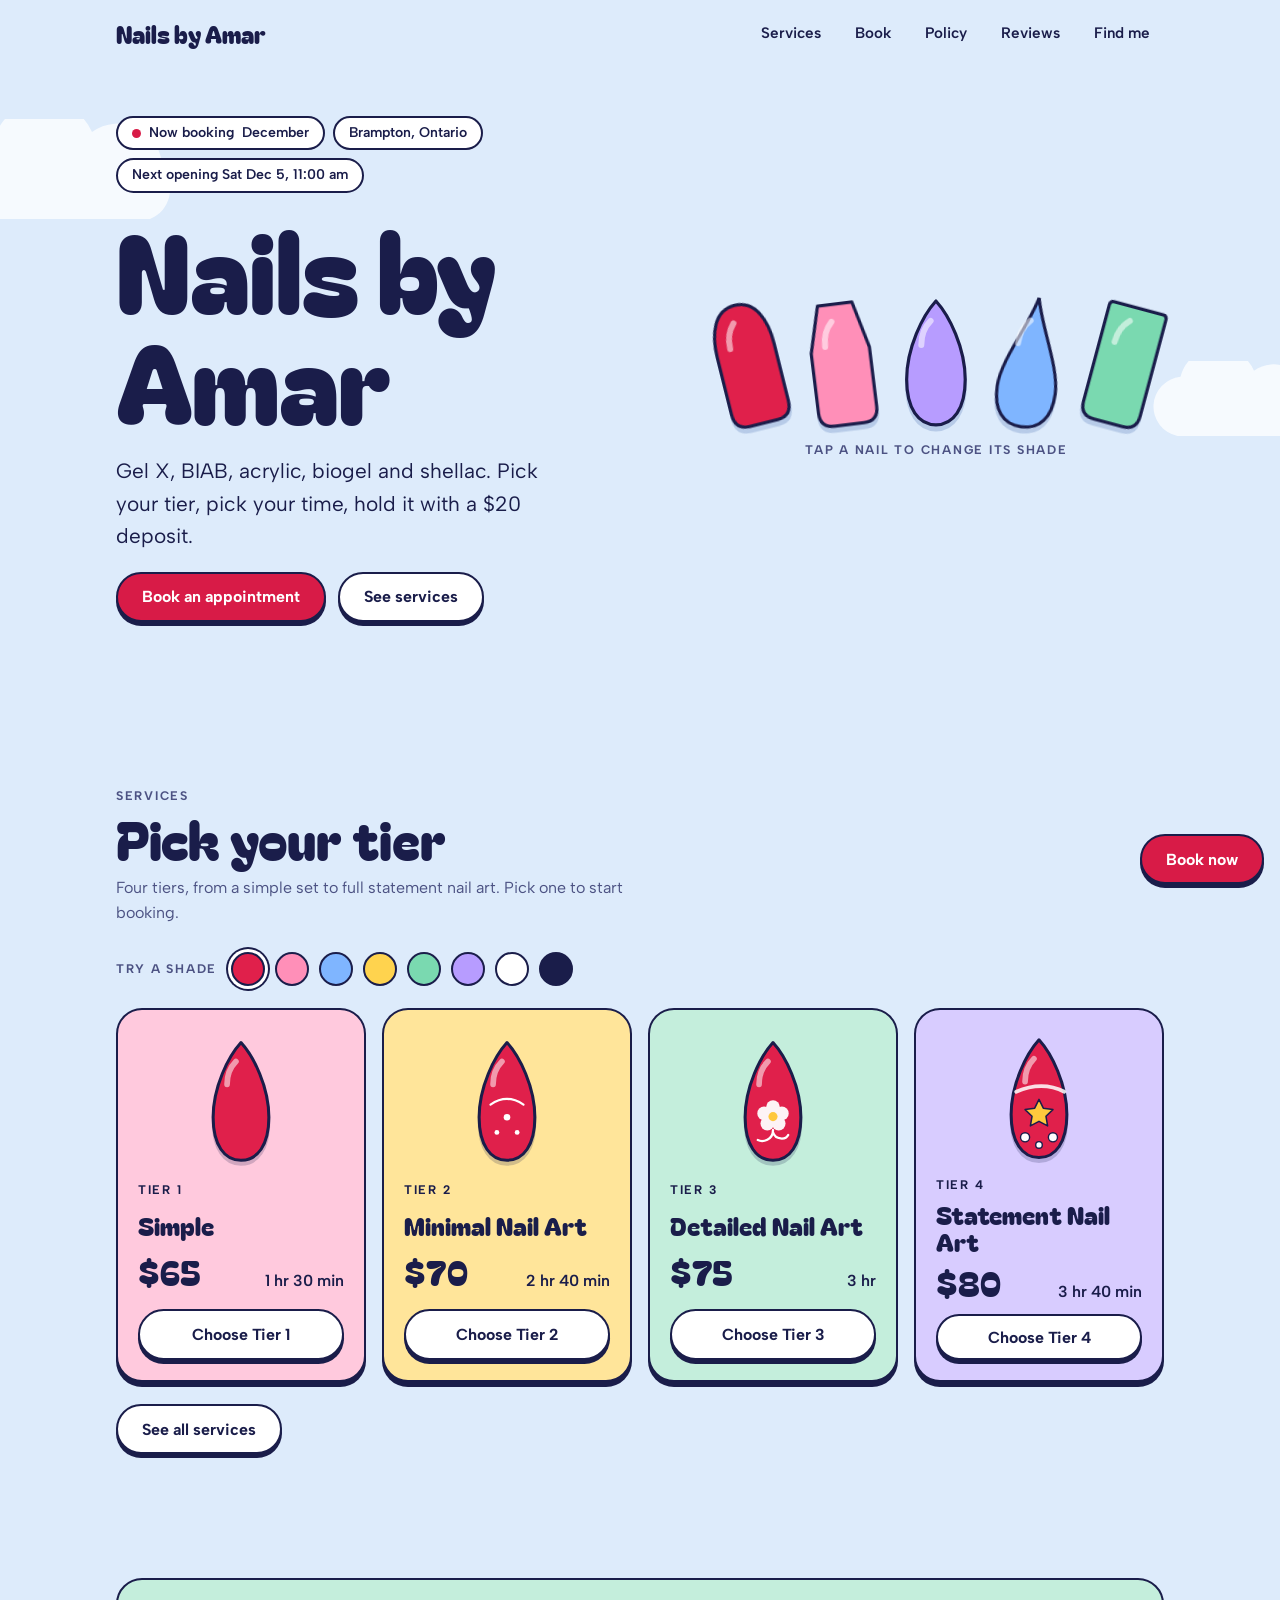
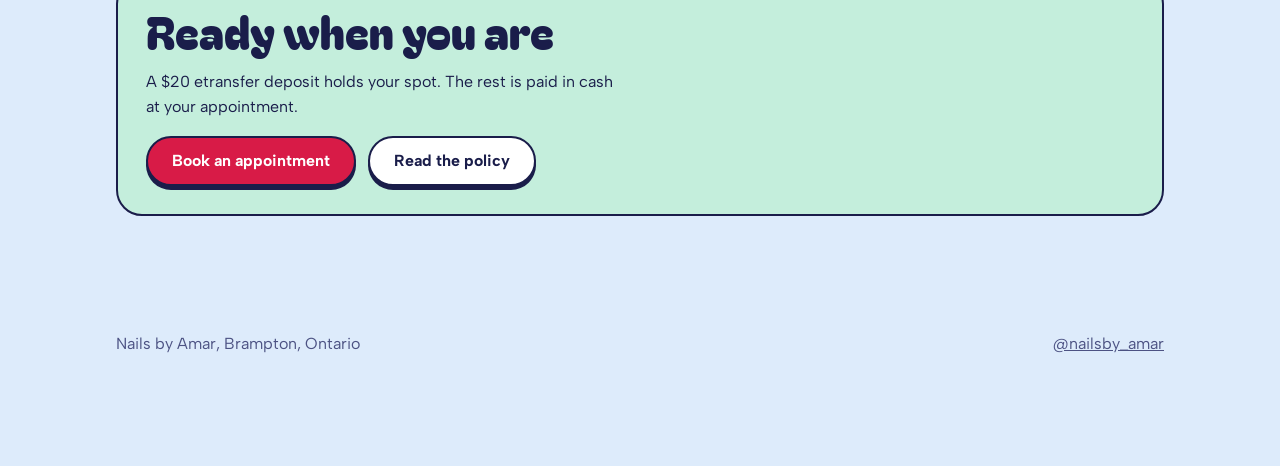
<file: index.html>
<!doctype html>
<html lang="en">
<head>
<meta charset="utf-8">
<meta name="viewport" content="width=device-width, initial-scale=1, viewport-fit=cover">
<title>Nails by Amar</title>
<meta name="description" content="Gel X, BIAB, acrylic, biogel and shellac nails in Brampton, Ontario. Book online with a $20 deposit.">
<link rel="preconnect" href="https://fonts.googleapis.com">
<link rel="preconnect" href="https://fonts.gstatic.com" crossorigin>
<link href="https://fonts.googleapis.com/css2?family=Albert+Sans:wght@400;500;600;700&family=Bagel+Fat+One&display=swap" rel="stylesheet">
<link rel="stylesheet" href="styles.css">
</head>
<body>
<a class="skip" href="#main">Skip to content</a>
<header class="top">
  <div class="wrap">
    <a class="mark" href="index.html">Nails by Amar</a>
    <nav aria-label="Main">
      <a href="services.html">Services</a>
      <a href="book.html">Book</a>
      <a href="policy.html">Policy</a>
      <a href="reviews.html">Reviews</a>
      <a href="find.html">Find me</a>
    </nav>
  </div>
</header>

<main id="main">
<section class="hero" aria-labelledby="h1">
  <svg class="cloud a" viewBox="0 0 240 110" aria-hidden="true"><path d="M50 100a40 40 0 0 1 4-79 52 52 0 0 1 98-8 44 44 0 0 1 70 36 32 32 0 0 1-12 51z"/></svg>
  <svg class="cloud b" viewBox="0 0 240 110" aria-hidden="true"><path d="M50 100a40 40 0 0 1 4-79 52 52 0 0 1 98-8 44 44 0 0 1 70 36 32 32 0 0 1-12 51z"/></svg>
  <div class="wrap">
    <div class="hero-copy">
      <div class="pills">
        <span class="pill"><i></i>Now booking <span id="month">this month</span></span>
        <span class="pill">Brampton, Ontario</span>
        <span class="pill" id="nextPill" hidden></span>
      </div>
      <h1 id="h1">Nails by Amar</h1>
      <p class="lede">Gel X, BIAB, acrylic, biogel and shellac. Pick your tier, pick your time, hold it with a $20 deposit.</p>
      <div class="cta">
        <a class="btn" href="book.html">Book an appointment</a>
        <a class="btn ghost" href="services.html">See services</a>
      </div>
    </div>
    <div>
      <div class="nails" id="heroNails" aria-label="Five decorative nails"></div>
      <p class="hint eyebrow">Tap a nail to change its shade</p>
    </div>
  </div>
</section>

<section aria-labelledby="h-tiers">
  <div class="wrap">
    <div class="section-head">
      <p class="eyebrow">Services</p>
      <h2 id="h-tiers">Pick your tier</h2>
      <p class="muted" style="max-width:56ch">Four tiers, from a simple set to full statement nail art. Pick one to start booking.</p>
    </div>
    <div class="shades" id="shades" role="group" aria-label="Try a shade on the nails"><span class="eyebrow" style="margin-right:4px">Try a shade</span></div>
    <div class="tiers" id="tiers"></div>
    <p class="more"><a class="btn ghost" href="services.html">See all services</a></p>
  </div>
</section>

<section class="tight" aria-labelledby="h-ready">
  <div class="wrap">
    <div class="card cta-band">
      <h2 id="h-ready">Ready when you are</h2>
      <p style="max-width:48ch">A $20 etransfer deposit holds your spot. The rest is paid in cash at your appointment.</p>
      <div class="cta">
        <a class="btn" href="book.html">Book an appointment</a>
        <a class="btn ghost" href="policy.html">Read the policy</a>
      </div>
    </div>
  </div>
</section>
</main>

<footer>
  <div class="wrap">
    <span>Nails by Amar, Brampton, Ontario</span>
    <a href="https://www.instagram.com/nailsby_amar/" target="_blank" rel="noopener">@nailsby_amar</a>
  </div>
</footer>

<a class="btn float" href="book.html">Book now</a>

<noscript>
  <div class="wrap" style="padding-block:24px">
    <p>Some parts of this site need JavaScript. You can book at <a href="https://nailsbyamar.setmore.com/">nailsbyamar.setmore.com</a> or message @nailsby_amar on Instagram.</p>
  </div>
</noscript>
<script src="site.js"></script>
</body>
</html>
</file>
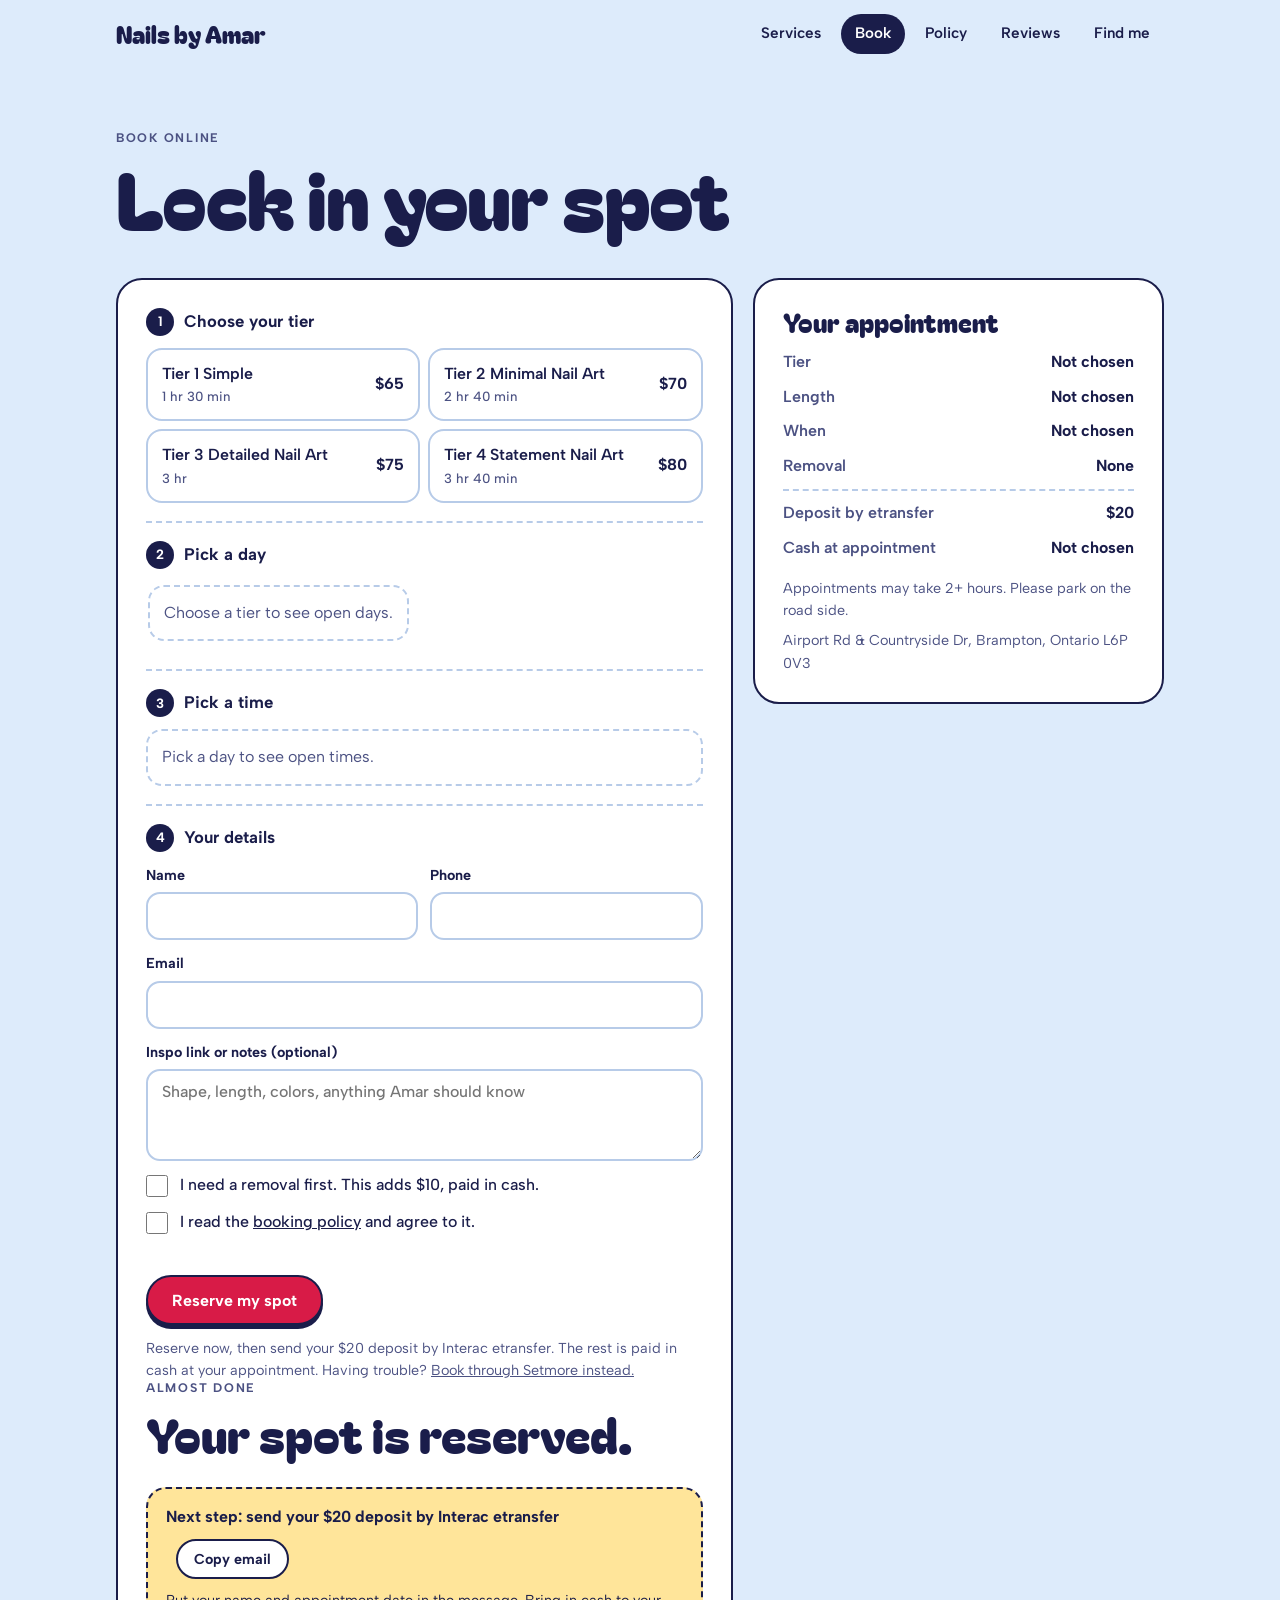
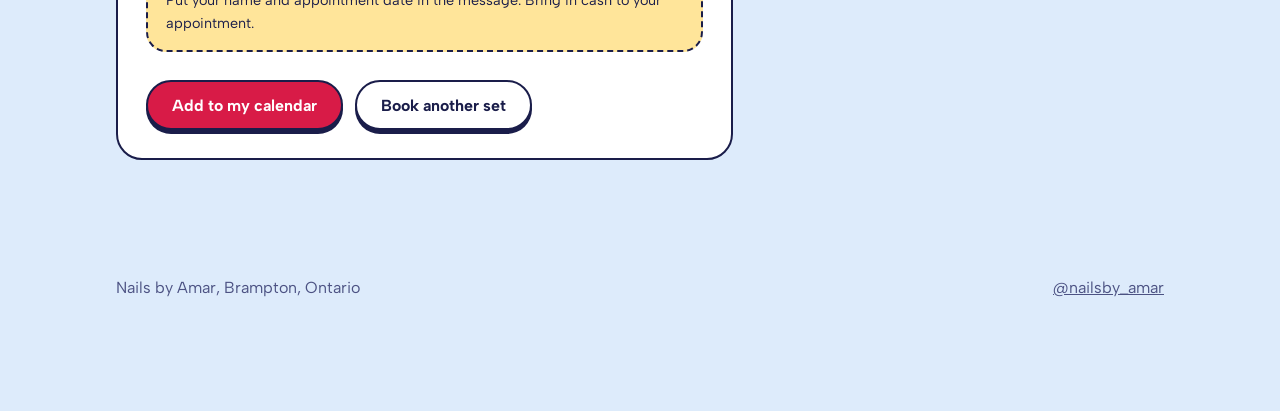
<file: book.html>
<!doctype html>
<html lang="en">
<head>
<meta charset="utf-8">
<meta name="viewport" content="width=device-width, initial-scale=1, viewport-fit=cover">
<title>Book, Nails by Amar</title>
<meta name="description" content="Pick a tier, a day and a time. A $20 deposit holds your spot.">
<link rel="preconnect" href="https://fonts.googleapis.com">
<link rel="preconnect" href="https://fonts.gstatic.com" crossorigin>
<link href="https://fonts.googleapis.com/css2?family=Albert+Sans:wght@400;500;600;700&family=Bagel+Fat+One&display=swap" rel="stylesheet">
<link rel="stylesheet" href="styles.css">
</head>
<body>
<a class="skip" href="#main">Skip to content</a>
<header class="top">
  <div class="wrap">
    <a class="mark" href="index.html">Nails by Amar</a>
    <nav aria-label="Main">
      <a href="services.html">Services</a>
      <a href="book.html" aria-current="page">Book</a>
      <a href="policy.html">Policy</a>
      <a href="reviews.html">Reviews</a>
      <a href="find.html">Find me</a>
    </nav>
  </div>
</header>

<main id="main">
<section class="page-head">
  <div class="wrap">
    <p class="eyebrow">Book online</p>
    <h1>Lock in your spot</h1>
  </div>
</section>

<section class="tight" aria-label="Booking">
  <div class="wrap">
    <div class="book-grid">
      <div class="card" id="bookCard">
        <form id="bookForm" novalidate>
          <div class="step">
            <h3><span>1</span>Choose your tier</h3>
            <div class="opts" id="tierOpts" role="radiogroup" aria-label="Tier"></div>
          </div>
          <div class="step">
            <h3><span>2</span>Pick a day</h3>
            <div class="dates" id="dates" aria-live="polite"><div class="empty">Choose a tier to see open days.</div></div>
          </div>
          <div class="step">
            <h3><span>3</span>Pick a time</h3>
            <div id="times" aria-live="polite"><div class="empty">Pick a day to see open times.</div></div>
          </div>
          <div class="step">
            <h3><span>4</span>Your details</h3>
            <div class="form-grid">
              <div class="field"><label for="f-name">Name</label><input id="f-name" name="name" type="text" autocomplete="name" required></div>
              <div class="field"><label for="f-phone">Phone</label><input id="f-phone" name="phone" type="tel" autocomplete="tel" required></div>
              <div class="field full"><label for="f-email">Email</label><input id="f-email" name="email" type="email" autocomplete="email" required></div>
              <div class="field full"><label for="f-notes">Inspo link or notes (optional)</label><textarea id="f-notes" name="notes" maxlength="500" placeholder="Shape, length, colors, anything Amar should know"></textarea></div>
            </div>
            <label class="check" for="f-removal"><input id="f-removal" type="checkbox"><span>I need a removal first. This adds $10, paid in cash.</span></label>
            <label class="check" for="f-agree"><input id="f-agree" type="checkbox" required><span>I read the <a href="policy.html">booking policy</a> and agree to it.</span></label>
          </div>
          <div class="msg" id="msg" role="status" aria-live="polite"></div>
          <button class="btn" id="submitBtn" type="submit">Reserve my spot</button>
          <p class="small muted" style="margin-top:12px" id="payHelp">Reserve now, then send your $20 deposit by Interac etransfer. The rest is paid in cash at your appointment. Having trouble? <a id="setmoreLink" href="https://nailsbyamar.setmore.com/" target="_blank" rel="noopener">Book through Setmore instead.</a></p>
        </form>
        <div class="done" id="done" hidden>
          <p class="eyebrow">Almost done</p>
          <p class="big" id="doneTitle">Your spot is reserved.</p>
          <p id="doneWhen"></p>
          <div class="pay" id="donePay">
            <p><b>Next step: send your $<span id="doneAmt">20</span> deposit by Interac etransfer</b><span id="doneBy"></span></p>
            <div class="copyrow"><span id="doneEmail"></span><button type="button" id="copyPay">Copy email</button></div>
            <p class="small">Put your name and appointment date in the message. Bring <span id="doneCash"></span> in cash to your appointment.</p>
          </div>
          <p class="muted" id="doneNote"></p>
          <div class="cta">
            <a class="btn" id="icsLink" download="nails-by-amar.ics" href="#">Add to my calendar</a>
            <button class="btn ghost" type="button" id="againBtn">Book another set</button>
          </div>
        </div>
      </div>

      <aside class="card summary" aria-label="Appointment summary">
        <h3>Your appointment</h3>
        <dl class="rows">
          <div><dt>Tier</dt><dd id="sTier">Not chosen</dd></div>
          <div><dt>Length</dt><dd id="sLen">Not chosen</dd></div>
          <div><dt>When</dt><dd id="sWhen">Not chosen</dd></div>
          <div><dt>Removal</dt><dd id="sRem">None</dd></div>
          <div class="total"><dt>Deposit by etransfer</dt><dd id="sDep">$20</dd></div>
          <div><dt>Cash at appointment</dt><dd id="sCash">Not chosen</dd></div>
        </dl>
        <p class="small muted" style="margin-top:16px">Appointments may take 2+ hours. Please park on the road side.</p>
        <p class="small muted" style="margin-top:8px">Airport Rd &amp; Countryside Dr, Brampton, Ontario L6P 0V3</p>
      </aside>
    </div>
  </div>
</section>
</main>

<footer>
  <div class="wrap">
    <span>Nails by Amar, Brampton, Ontario</span>
    <a href="https://www.instagram.com/nailsby_amar/" target="_blank" rel="noopener">@nailsby_amar</a>
  </div>
</footer>


<noscript>
  <div class="wrap" style="padding-block:24px">
    <p>Some parts of this site need JavaScript. You can book at <a href="https://nailsbyamar.setmore.com/">nailsbyamar.setmore.com</a> or message @nailsby_amar on Instagram.</p>
  </div>
</noscript>
<script src="site.js"></script>
<script src="book.js"></script>
</body>
</html>
</file>
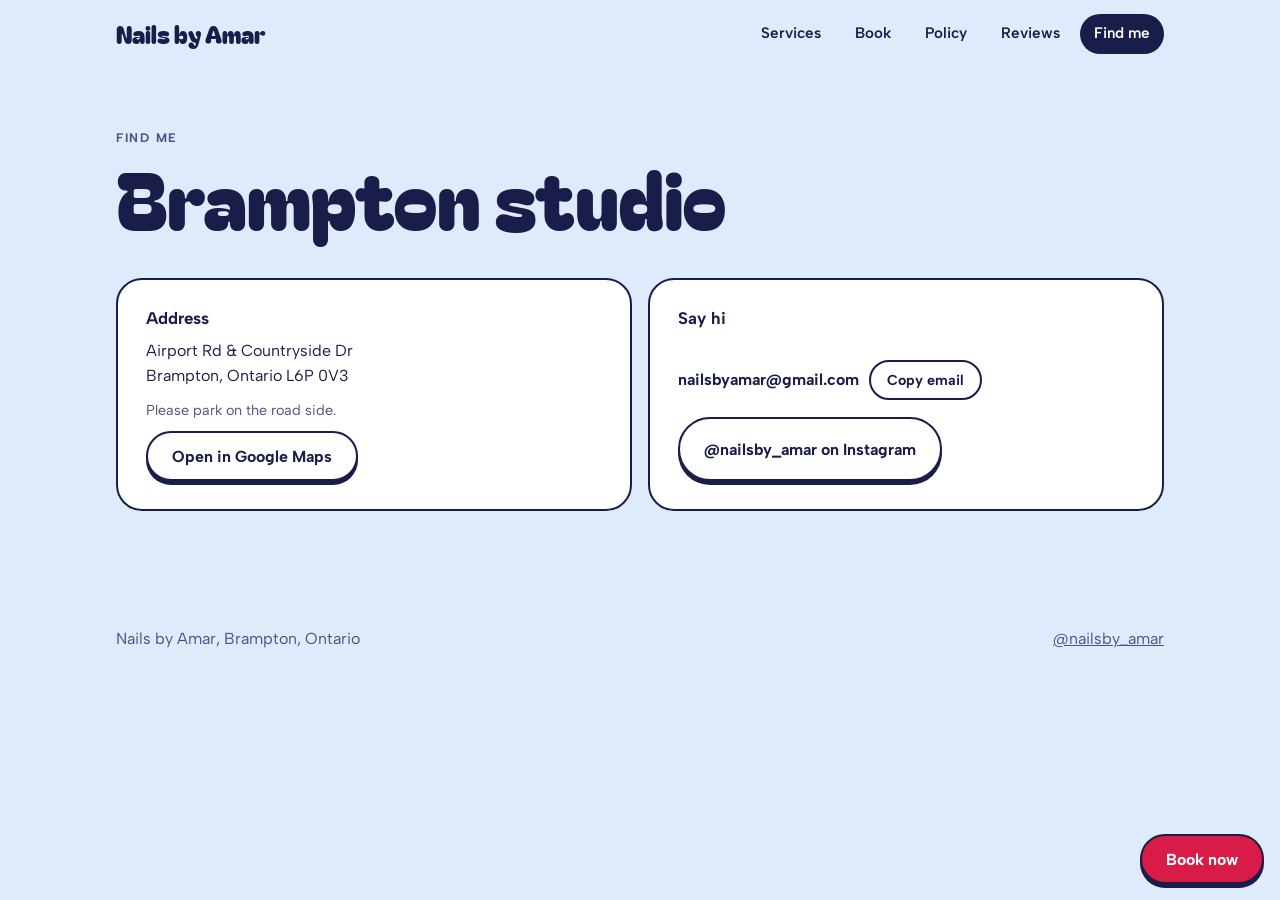
<file: find.html>
<!doctype html>
<html lang="en">
<head>
<meta charset="utf-8">
<meta name="viewport" content="width=device-width, initial-scale=1, viewport-fit=cover">
<title>Find me, Nails by Amar</title>
<meta name="description" content="Address, email and Instagram for Nails by Amar in Brampton, Ontario.">
<link rel="preconnect" href="https://fonts.googleapis.com">
<link rel="preconnect" href="https://fonts.gstatic.com" crossorigin>
<link href="https://fonts.googleapis.com/css2?family=Albert+Sans:wght@400;500;600;700&family=Bagel+Fat+One&display=swap" rel="stylesheet">
<link rel="stylesheet" href="styles.css">
</head>
<body>
<a class="skip" href="#main">Skip to content</a>
<header class="top">
  <div class="wrap">
    <a class="mark" href="index.html">Nails by Amar</a>
    <nav aria-label="Main">
      <a href="services.html">Services</a>
      <a href="book.html">Book</a>
      <a href="policy.html">Policy</a>
      <a href="reviews.html">Reviews</a>
      <a href="find.html" aria-current="page">Find me</a>
    </nav>
  </div>
</header>

<main id="main">
<section class="page-head">
  <div class="wrap">
    <p class="eyebrow">Find me</p>
    <h1>Brampton studio</h1>
  </div>
</section>

<section class="tight" aria-label="Location and contact">
  <div class="wrap">
    <div class="find">
      <div class="card">
        <h3>Address</h3>
        <p>Airport Rd &amp; Countryside Dr<br>Brampton, Ontario L6P 0V3</p>
        <p class="small muted">Please park on the road side.</p>
        <a class="btn ghost" href="https://www.google.com/maps/search/?api=1&amp;query=Airport+Rd+%26+Countryside+Dr%2C+Brampton%2C+Ontario%2C+L6P+0V3" target="_blank" rel="noopener">Open in Google Maps</a>
      </div>
      <div class="card">
        <h3>Say hi</h3>
        <div class="copyrow"><span id="emailText">nailsbyamar@gmail.com</span><button type="button" id="copyEmail">Copy email</button></div>
        <a class="btn ghost" href="https://www.instagram.com/nailsby_amar/" target="_blank" rel="noopener">@nailsby_amar on Instagram</a>
      </div>
    </div>
  </div>
</section>
</main>

<footer>
  <div class="wrap">
    <span>Nails by Amar, Brampton, Ontario</span>
    <a href="https://www.instagram.com/nailsby_amar/" target="_blank" rel="noopener">@nailsby_amar</a>
  </div>
</footer>

<a class="btn float" href="book.html">Book now</a>

<noscript>
  <div class="wrap" style="padding-block:24px">
    <p>Some parts of this site need JavaScript. You can book at <a href="https://nailsbyamar.setmore.com/">nailsbyamar.setmore.com</a> or message @nailsby_amar on Instagram.</p>
  </div>
</noscript>
<script src="site.js"></script>
</body>
</html>
</file>
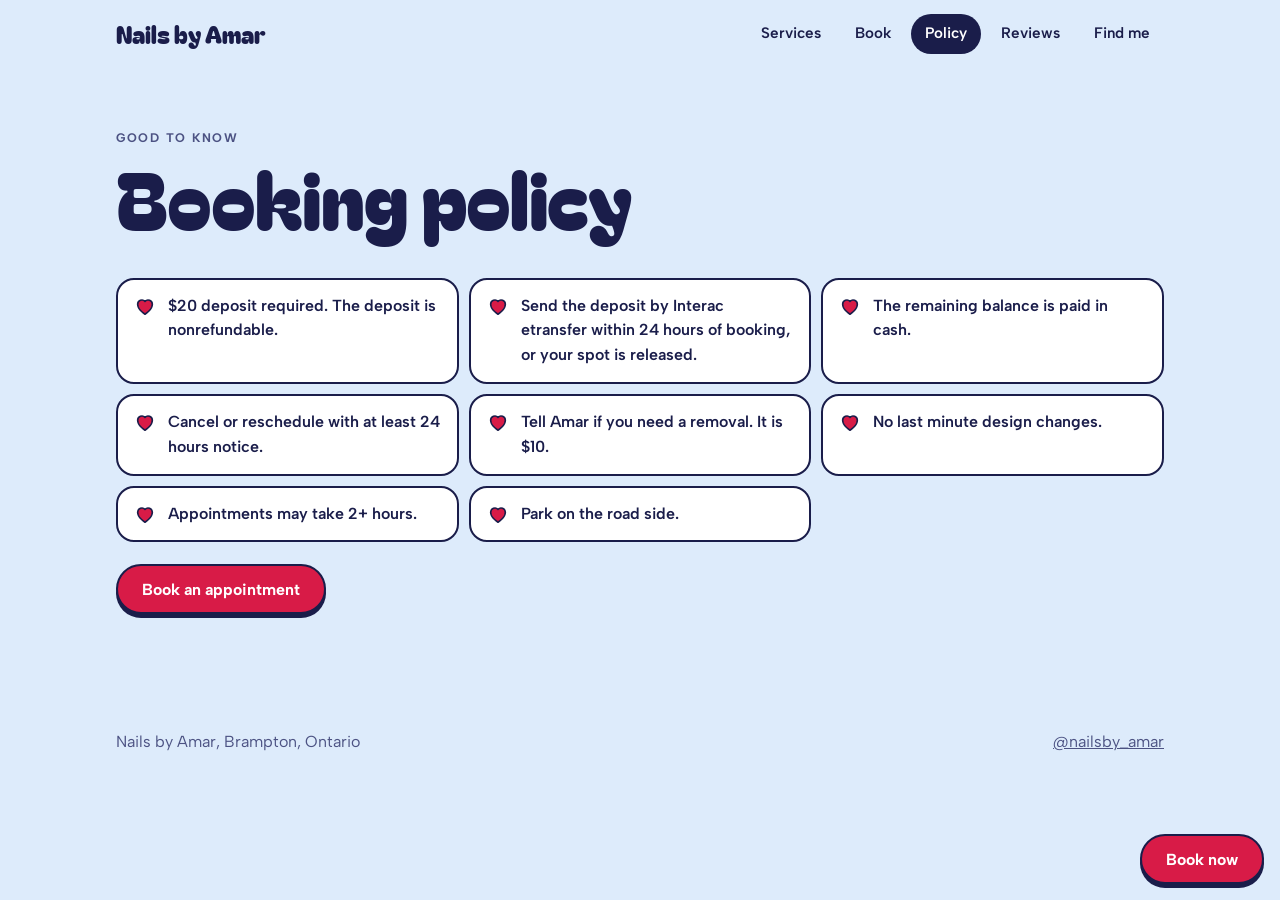
<file: policy.html>
<!doctype html>
<html lang="en">
<head>
<meta charset="utf-8">
<meta name="viewport" content="width=device-width, initial-scale=1, viewport-fit=cover">
<title>Policy, Nails by Amar</title>
<meta name="description" content="Deposit, cancellation, removal and parking details for Nails by Amar appointments.">
<link rel="preconnect" href="https://fonts.googleapis.com">
<link rel="preconnect" href="https://fonts.gstatic.com" crossorigin>
<link href="https://fonts.googleapis.com/css2?family=Albert+Sans:wght@400;500;600;700&family=Bagel+Fat+One&display=swap" rel="stylesheet">
<link rel="stylesheet" href="styles.css">
</head>
<body>
<a class="skip" href="#main">Skip to content</a>
<header class="top">
  <div class="wrap">
    <a class="mark" href="index.html">Nails by Amar</a>
    <nav aria-label="Main">
      <a href="services.html">Services</a>
      <a href="book.html">Book</a>
      <a href="policy.html" aria-current="page">Policy</a>
      <a href="reviews.html">Reviews</a>
      <a href="find.html">Find me</a>
    </nav>
  </div>
</header>

<main id="main">
<section class="page-head">
  <div class="wrap">
    <p class="eyebrow">Good to know</p>
    <h1>Booking policy</h1>
  </div>
</section>

<section class="tight" aria-label="Policy">
  <div class="wrap">
    <ul class="policy" id="policyList"></ul>
    <p class="more"><a class="btn" href="book.html">Book an appointment</a></p>
  </div>
</section>
</main>

<footer>
  <div class="wrap">
    <span>Nails by Amar, Brampton, Ontario</span>
    <a href="https://www.instagram.com/nailsby_amar/" target="_blank" rel="noopener">@nailsby_amar</a>
  </div>
</footer>

<a class="btn float" href="book.html">Book now</a>

<noscript>
  <div class="wrap" style="padding-block:24px">
    <p>Some parts of this site need JavaScript. You can book at <a href="https://nailsbyamar.setmore.com/">nailsbyamar.setmore.com</a> or message @nailsby_amar on Instagram.</p>
  </div>
</noscript>
<script src="site.js"></script>
</body>
</html>
</file>
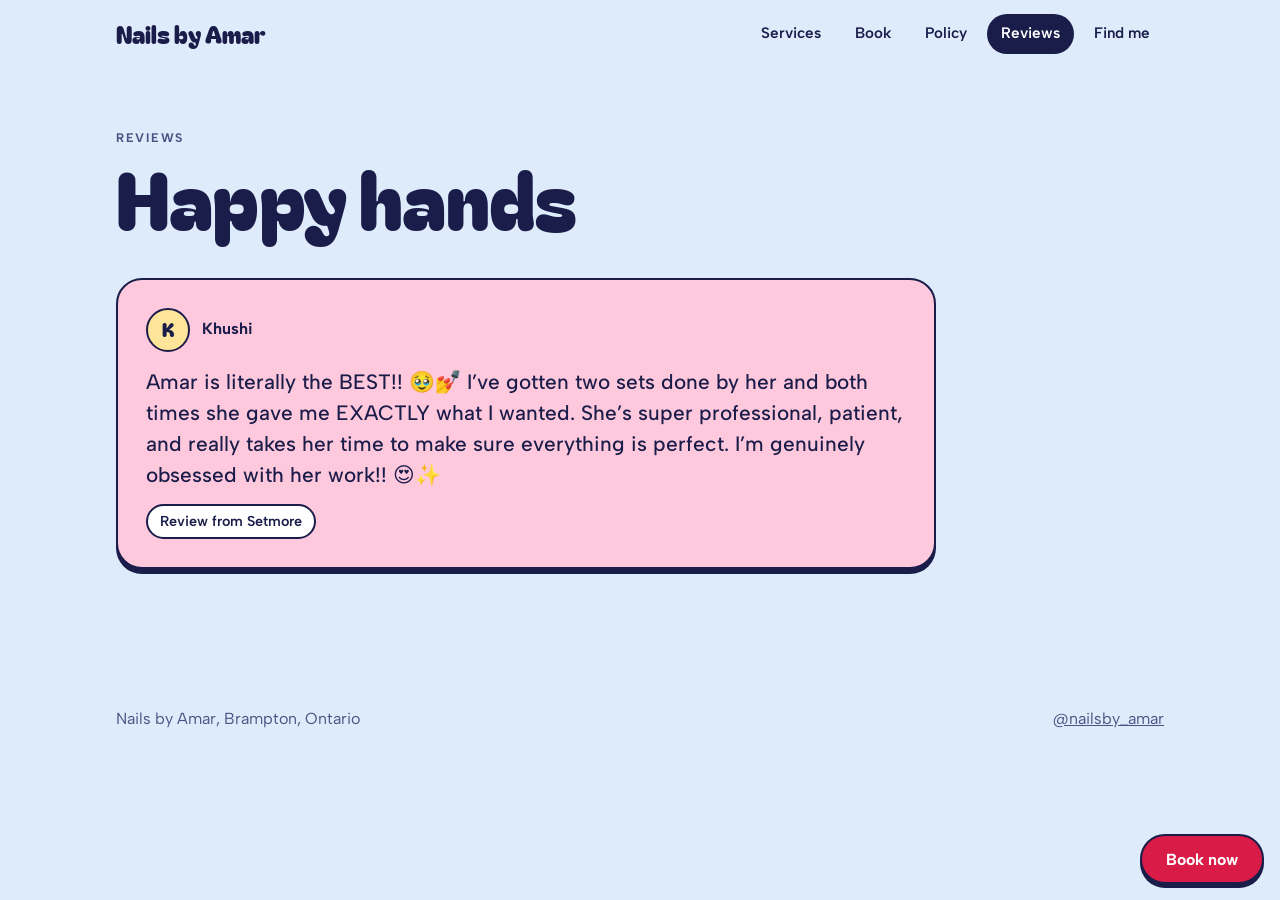
<file: reviews.html>
<!doctype html>
<html lang="en">
<head>
<meta charset="utf-8">
<meta name="viewport" content="width=device-width, initial-scale=1, viewport-fit=cover">
<title>Reviews, Nails by Amar</title>
<meta name="description" content="What clients say about Nails by Amar in Brampton.">
<link rel="preconnect" href="https://fonts.googleapis.com">
<link rel="preconnect" href="https://fonts.gstatic.com" crossorigin>
<link href="https://fonts.googleapis.com/css2?family=Albert+Sans:wght@400;500;600;700&family=Bagel+Fat+One&display=swap" rel="stylesheet">
<link rel="stylesheet" href="styles.css">
</head>
<body>
<a class="skip" href="#main">Skip to content</a>
<header class="top">
  <div class="wrap">
    <a class="mark" href="index.html">Nails by Amar</a>
    <nav aria-label="Main">
      <a href="services.html">Services</a>
      <a href="book.html">Book</a>
      <a href="policy.html">Policy</a>
      <a href="reviews.html" aria-current="page">Reviews</a>
      <a href="find.html">Find me</a>
    </nav>
  </div>
</header>

<main id="main">
<section class="page-head">
  <div class="wrap">
    <p class="eyebrow">Reviews</p>
    <h1>Happy hands</h1>
  </div>
</section>

<section class="tight" aria-label="Reviews">
  <div class="wrap">
    <div class="rv-list" id="revList" aria-live="polite"></div>
    <div class="rv-links" id="revLinks"></div>
  </div>
</section>
</main>

<footer>
  <div class="wrap">
    <span>Nails by Amar, Brampton, Ontario</span>
    <a href="https://www.instagram.com/nailsby_amar/" target="_blank" rel="noopener">@nailsby_amar</a>
  </div>
</footer>

<a class="btn float" href="book.html">Book now</a>

<noscript>
  <div class="wrap" style="padding-block:24px">
    <p>Some parts of this site need JavaScript. You can book at <a href="https://nailsbyamar.setmore.com/">nailsbyamar.setmore.com</a> or message @nailsby_amar on Instagram.</p>
  </div>
</noscript>
<script src="manualreviews.js"></script>
<script src="site.js"></script>
</body>
</html>
</file>
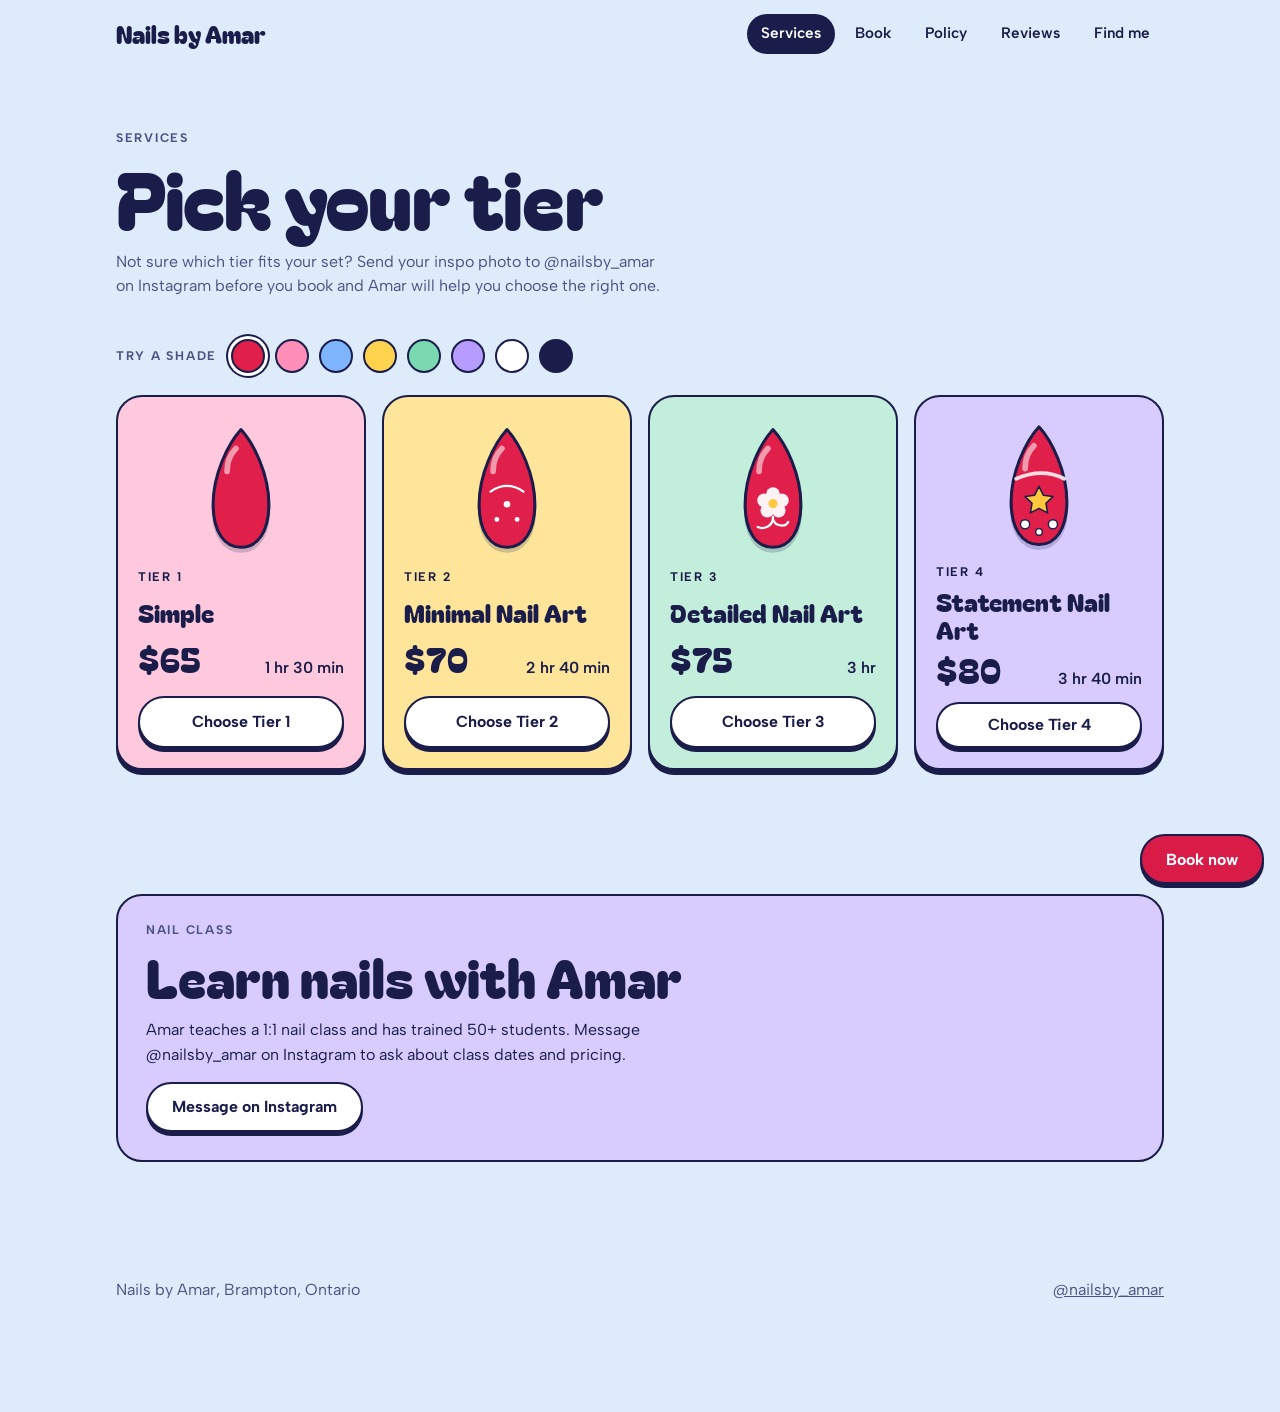
<file: services.html>
<!doctype html>
<html lang="en">
<head>
<meta charset="utf-8">
<meta name="viewport" content="width=device-width, initial-scale=1, viewport-fit=cover">
<title>Services, Nails by Amar</title>
<meta name="description" content="Four nail tiers from $65 in Brampton, Ontario, plus 1:1 nail classes.">
<link rel="preconnect" href="https://fonts.googleapis.com">
<link rel="preconnect" href="https://fonts.gstatic.com" crossorigin>
<link href="https://fonts.googleapis.com/css2?family=Albert+Sans:wght@400;500;600;700&family=Bagel+Fat+One&display=swap" rel="stylesheet">
<link rel="stylesheet" href="styles.css">
</head>
<body>
<a class="skip" href="#main">Skip to content</a>
<header class="top">
  <div class="wrap">
    <a class="mark" href="index.html">Nails by Amar</a>
    <nav aria-label="Main">
      <a href="services.html" aria-current="page">Services</a>
      <a href="book.html">Book</a>
      <a href="policy.html">Policy</a>
      <a href="reviews.html">Reviews</a>
      <a href="find.html">Find me</a>
    </nav>
  </div>
</header>

<main id="main">
<section class="page-head">
  <div class="wrap">
    <p class="eyebrow">Services</p>
    <h1>Pick your tier</h1>
      <p class="muted" style="max-width:56ch">Not sure which tier fits your set? Send your inspo photo to @nailsby_amar on Instagram before you book and Amar will help you choose the right one.</p>
  </div>
</section>

<section class="tight" aria-label="Tiers">
  <div class="wrap">
    <div class="shades" id="shades" role="group" aria-label="Try a shade on the nails"><span class="eyebrow" style="margin-right:4px">Try a shade</span></div>
    <div class="tiers" id="tiers"></div>
  </div>
</section>

<section class="learn tight" aria-labelledby="h-learn">
  <div class="wrap">
    <div class="card">
      <p class="eyebrow">Nail class</p>
      <h2 id="h-learn">Learn nails with Amar</h2>
      <p style="max-width:52ch">Amar teaches a 1:1 nail class and has trained 50+ students. Message @nailsby_amar on Instagram to ask about class dates and pricing.</p>
      <a class="btn ghost" href="https://www.instagram.com/nailsby_amar/" target="_blank" rel="noopener">Message on Instagram</a>
    </div>
  </div>
</section>
</main>

<footer>
  <div class="wrap">
    <span>Nails by Amar, Brampton, Ontario</span>
    <a href="https://www.instagram.com/nailsby_amar/" target="_blank" rel="noopener">@nailsby_amar</a>
  </div>
</footer>

<a class="btn float" href="book.html">Book now</a>

<noscript>
  <div class="wrap" style="padding-block:24px">
    <p>Some parts of this site need JavaScript. You can book at <a href="https://nailsbyamar.setmore.com/">nailsbyamar.setmore.com</a> or message @nailsby_amar on Instagram.</p>
  </div>
</noscript>
<script src="site.js"></script>
</body>
</html>
</file>
<file: styles.css>
/* Layout concept: phone first, one page per job. Cloud sky ground, a hero of five tappable nails,
   tier cards that carry their own nail art, one booking card with a live summary. */
:root{
  --bg:#DDEBFB;
  --surface:#FFFFFF;
  --ink:#1A1D4A;
  --muted:#4C5283;
  --line:#B7CBE8;
  --cherry:#D81B47;
  --on-cherry:#FFFFFF;
  --butter:#FFE59A;
  --t1:#FFC9DD;
  --t2:#FFE59A;
  --t3:#C4EEDC;
  --t4:#D8CCFF;
  --nail:#E0204B;
  --ok:#1E7A4E;
  --err:#B3261E;
  --display:"Bagel Fat One","Arial Rounded MT Bold","Trebuchet MS",system-ui,sans-serif;
  --body:"Albert Sans",system-ui,-apple-system,"Segoe UI",Roboto,sans-serif;
  color-scheme:light;
}
@media (prefers-color-scheme: dark){
  :root:not([data-theme="light"]){
    --bg:#13163A;--surface:#1E2253;--ink:#F2F0FF;--muted:#B7BBE8;--line:#363B7A;
    --cherry:#FF6D8A;--on-cherry:#1A0A14;--butter:#5A4C1E;
    --t1:#5B2C49;--t2:#5A4C1E;--t3:#1F4A40;--t4:#3F3780;
    --nail:#FF6D8A;--ok:#6FDDA3;--err:#FF9A93;color-scheme:dark;
  }
}
:root[data-theme="dark"]{
  --bg:#13163A;--surface:#1E2253;--ink:#F2F0FF;--muted:#B7BBE8;--line:#363B7A;
  --cherry:#FF6D8A;--on-cherry:#1A0A14;--butter:#5A4C1E;
  --t1:#5B2C49;--t2:#5A4C1E;--t3:#1F4A40;--t4:#3F3780;
  --nail:#FF6D8A;--ok:#6FDDA3;--err:#FF9A93;color-scheme:dark;
}

*{box-sizing:border-box}
html{scroll-behavior:smooth;-webkit-text-size-adjust:100%}
body{margin:0;background:var(--bg);color:var(--ink);font:400 16px/1.55 var(--body);overflow-x:hidden}
img,svg{max-width:100%}
a{color:inherit}
:focus-visible{outline:3px solid var(--ink);outline-offset:3px;border-radius:6px}
.skip{position:absolute;left:-999px;top:8px;background:var(--surface);color:var(--ink);padding:10px 14px;border-radius:10px;z-index:50}
.skip:focus{left:8px}

.wrap{max-width:1080px;margin:0 auto;padding-inline:16px}
section{padding-block:clamp(40px,7vw,84px)}
h1,h2,h3{margin:0;text-wrap:balance}
h1,h2,.display{font-family:var(--display);font-weight:400;line-height:1.02}
h1{font-size:clamp(3.1rem,12vw,6.8rem);letter-spacing:-.01em}
h2{font-size:clamp(2rem,6vw,3.3rem)}
h3{font:700 1.05rem/1.3 var(--body)}
p{margin:0}
.lede{font-size:clamp(1.05rem,2.4vw,1.3rem);max-width:34ch}
.muted{color:var(--muted)}
.eyebrow{font:700 .78rem/1 var(--body);letter-spacing:.14em;text-transform:uppercase;color:var(--muted)}

/* Buttons */
.btn{display:inline-flex;align-items:center;justify-content:center;gap:.5rem;min-height:50px;padding:0 24px;border-radius:999px;border:2px solid var(--ink);background:var(--cherry);color:var(--on-cherry);font:700 1rem var(--body);text-decoration:none;cursor:pointer;box-shadow:0 4px 0 var(--ink);transition:transform .12s,box-shadow .12s}
.btn:hover{transform:translateY(-1px);box-shadow:0 5px 0 var(--ink)}
.btn:active{transform:translateY(3px);box-shadow:0 1px 0 var(--ink)}
.btn.ghost{background:var(--surface);color:var(--ink)}
.btn[disabled]{opacity:.6;cursor:progress;transform:none}
.pill{display:inline-flex;align-items:center;gap:8px;padding:7px 14px;border:2px solid var(--ink);border-radius:999px;background:var(--surface);font:600 .88rem/1.2 var(--body)}
.pill i{width:9px;height:9px;border-radius:50%;background:var(--cherry);display:inline-block}

/* Header */
.top{padding-block:14px}
.top .wrap{display:flex;align-items:center;justify-content:space-between;gap:12px;flex-wrap:wrap}
.mark{font:400 1.5rem/1 var(--display);text-decoration:none}
.top nav{display:flex;gap:6px;flex-wrap:wrap}
.top nav a{padding:8px 14px;border-radius:999px;text-decoration:none;font-weight:600;font-size:.95rem}
.top nav a:hover{background:var(--surface)}

/* Hero */
.hero{position:relative;overflow:hidden;padding-top:clamp(16px,4vw,48px)}
.cloud{position:absolute;fill:var(--surface);opacity:.75;pointer-events:none}
.cloud.a{width:240px;top:8%;left:-60px;animation:drift 38s linear infinite alternate}
.cloud.b{width:180px;top:46%;right:-40px;animation:drift 30s linear infinite alternate-reverse}
@keyframes drift{from{transform:translateX(0)}to{transform:translateX(70px)}}
.hero .wrap{position:relative;display:grid;gap:36px;grid-template-columns:minmax(0,1fr);align-items:center}
@media(min-width:880px){.hero .wrap{grid-template-columns:minmax(0,1.1fr) minmax(0,.9fr)}}
.hero-copy{display:grid;gap:20px;justify-items:start}
.pills{display:flex;gap:8px;flex-wrap:wrap}
.cta{display:flex;gap:12px;flex-wrap:wrap}
.nails{display:flex;justify-content:center;align-items:flex-end;gap:clamp(4px,2vw,14px);padding-top:16px}
.hn{--r:0deg;border:0;background:none;padding:0;cursor:pointer;width:clamp(46px,14vw,82px);transform:rotate(var(--r));animation:bob 4.4s ease-in-out infinite;animation-delay:calc(var(--i) * -.7s)}
.hn svg{width:100%;height:auto;display:block;filter:drop-shadow(0 5px 0 var(--line))}
.hn:active svg{transform:scale(.94)}
@keyframes bob{50%{transform:translateY(-9px) rotate(var(--r))}}
.hint{text-align:center;margin-top:14px}

/* Services */
.section-head{display:grid;gap:10px;margin-bottom:26px}
.shades{display:flex;align-items:center;gap:10px;flex-wrap:wrap;margin-bottom:22px}
.shade{width:34px;height:34px;border-radius:50%;border:2px solid var(--ink);background:var(--c);cursor:pointer;padding:0}
.shade[aria-pressed="true"]{box-shadow:0 0 0 3px var(--surface),0 0 0 5px var(--ink)}
.tiers{display:grid;gap:16px;grid-template-columns:repeat(auto-fit,minmax(min(100%,230px),1fr))}
.tier{background:var(--bg-t);border:2px solid var(--ink);border-radius:26px;padding:20px;display:grid;gap:10px;justify-items:start;min-width:0;box-shadow:0 5px 0 var(--ink)}
.tier .art{width:100%;display:flex;justify-content:center;padding-block:6px}
.tier .art svg{width:76px;height:auto;filter:drop-shadow(0 4px 0 rgba(26,29,74,.2))}
.tier .tag{font:700 .78rem/1 var(--body);letter-spacing:.14em;text-transform:uppercase}
.tier .name{font:400 1.55rem/1.1 var(--display)}
.tier .meta{display:flex;justify-content:space-between;align-items:baseline;width:100%;gap:10px;flex-wrap:wrap}
.tier .price{font:400 2.1rem/1 var(--display)}
.tier .dur{font-weight:600}
.tier .btn{width:100%;min-height:46px;background:var(--surface);color:var(--ink)}
.tier[aria-current="true"] .btn{background:var(--cherry);color:var(--on-cherry)}

/* Booking */
.book-grid{display:grid;gap:20px;grid-template-columns:minmax(0,1fr);align-items:start}
@media(min-width:920px){.book-grid{grid-template-columns:minmax(0,1.5fr) minmax(290px,1fr)}.summary{position:sticky;top:16px}}
.card{background:var(--surface);border:2px solid var(--ink);border-radius:26px;padding:clamp(18px,3vw,28px);min-width:0}
.step{display:grid;gap:12px;padding-block:18px;border-top:2px dashed var(--line)}
.step:first-of-type{border-top:0;padding-top:0}
.step h3{display:flex;align-items:center;gap:10px}
.step h3 span{display:inline-grid;place-items:center;width:28px;height:28px;border-radius:50%;background:var(--ink);color:var(--surface);font-size:.85rem}
.opts{display:grid;gap:8px;grid-template-columns:repeat(auto-fit,minmax(min(100%,200px),1fr))}
.opt input{position:absolute;opacity:0;pointer-events:none}
.opt label{display:flex;justify-content:space-between;gap:10px;align-items:center;border:2px solid var(--line);border-radius:16px;padding:12px 14px;cursor:pointer;font-weight:600;background:var(--surface)}
.opt label small{display:block;font-weight:500;color:var(--muted)}
.opt input:checked + label{border-color:var(--ink);background:var(--bg);box-shadow:0 3px 0 var(--ink)}
.opt input:focus-visible + label{outline:3px solid var(--ink);outline-offset:3px}
.dates{display:flex;gap:8px;overflow-x:auto;padding:4px 2px 10px;scroll-snap-type:x proximity}
.day{flex:0 0 68px;scroll-snap-align:start;display:grid;gap:2px;justify-items:center;padding:10px 0;border:2px solid var(--line);border-radius:16px;background:var(--surface);color:var(--ink);font:600 .8rem/1.2 var(--body);cursor:pointer}
.day b{font:400 1.5rem/1 var(--display)}
.day small{color:var(--muted);font-weight:600}
.day[disabled]{opacity:.45;cursor:not-allowed;background:var(--bg)}
.day[aria-pressed="true"]{border-color:var(--ink);background:var(--cherry);color:var(--on-cherry);box-shadow:0 3px 0 var(--ink)}
.day[aria-pressed="true"] small{color:var(--on-cherry)}
.times{display:grid;gap:8px;grid-template-columns:repeat(auto-fill,minmax(98px,1fr))}
.time{min-height:46px;border:2px solid var(--line);border-radius:14px;background:var(--surface);color:var(--ink);font:600 .95rem var(--body);font-variant-numeric:tabular-nums;cursor:pointer}
.time[aria-pressed="true"]{border-color:var(--ink);background:var(--cherry);color:var(--on-cherry);box-shadow:0 3px 0 var(--ink)}
.empty{padding:14px;border:2px dashed var(--line);border-radius:16px;color:var(--muted)}
.form-grid{display:grid;gap:12px;grid-template-columns:repeat(auto-fit,minmax(min(100%,230px),1fr))}
.field{display:grid;gap:6px;min-width:0}
.field.full{grid-column:1 / -1}
.field label{font-weight:700;font-size:.9rem}
.field input[type=text],.field input[type=email],.field input[type=tel],.field textarea{width:100%;min-height:48px;padding:11px 14px;border:2px solid var(--line);border-radius:14px;background:var(--surface);color:var(--ink);font:500 1rem var(--body)}
.field textarea{min-height:92px;resize:vertical}
.field input:focus,.field textarea:focus{outline:none;border-color:var(--ink);box-shadow:0 3px 0 var(--ink)}
.check{display:flex;gap:12px;align-items:flex-start;font-weight:500}
.check input{width:22px;height:22px;margin:2px 0 0;accent-color:var(--cherry);flex:none}
.msg{min-height:1.4em;font-weight:600}
.msg.err{color:var(--err)}
.msg.ok{color:var(--ok)}
.summary h3{font:400 1.6rem/1.1 var(--display);margin-bottom:14px}
.rows{display:grid;gap:10px;margin:0}
.rows div{display:flex;justify-content:space-between;gap:14px;align-items:baseline}
.rows dt{color:var(--muted);font-weight:600}
.rows dd{margin:0;font-weight:700;text-align:right;font-variant-numeric:tabular-nums}
.rows .total{border-top:2px dashed var(--line);padding-top:10px}
.small{font-size:.9rem}
.done{display:grid;gap:14px;justify-items:start}
.done .big{font:400 clamp(2rem,6vw,3rem)/1.05 var(--display)}
.banner{border:2px solid var(--ink);background:var(--t3);border-radius:18px;padding:14px 16px;font-weight:600;margin-bottom:18px}

/* Learn */
.learn .card{display:grid;gap:14px;background:var(--t4);justify-items:start}

/* Policy */
.policy{display:grid;gap:10px;grid-template-columns:repeat(auto-fit,minmax(min(100%,300px),1fr));list-style:none;margin:0;padding:0}
.policy li{display:flex;gap:12px;align-items:flex-start;background:var(--surface);border:2px solid var(--ink);border-radius:18px;padding:14px 16px;font-weight:600}
.policy svg{flex:none;width:22px;height:22px;margin-top:1px}

/* Reviews */
.review{display:grid;gap:14px;background:var(--t1);border:2px solid var(--ink);border-radius:26px;padding:clamp(20px,4vw,34px);box-shadow:0 5px 0 var(--ink);max-width:760px}
.stars{display:flex;gap:4px;align-items:center;font-weight:700}
.stars svg{width:22px;height:22px}
.review blockquote{margin:0;font-size:clamp(1.1rem,2.6vw,1.4rem);line-height:1.5;font-weight:500}

/* Find */
.find{display:grid;gap:16px;grid-template-columns:repeat(auto-fit,minmax(min(100%,300px),1fr))}
.find .card{display:grid;gap:10px;justify-items:start}
.copyrow{display:flex;gap:10px;align-items:center;flex-wrap:wrap}
.copyrow span{font-weight:700;overflow-wrap:anywhere}
.copyrow button{min-height:40px;padding:0 16px;border:2px solid var(--ink);border-radius:999px;background:var(--surface);color:var(--ink);font:700 .9rem var(--body);cursor:pointer}
footer{padding-block:32px 110px;color:var(--muted)}
footer .wrap{display:flex;justify-content:space-between;gap:12px;flex-wrap:wrap}

/* Floating book button */
.float{position:fixed;right:16px;bottom:calc(16px + env(safe-area-inset-bottom,0px));z-index:20}
.float[hidden]{display:none}

@media (prefers-reduced-motion: reduce){
  html{scroll-behavior:auto}
  .hn,.cloud{animation:none}
  .btn{transition:none}
}

/* Multi page additions */
.top nav a[aria-current="page"]{background:var(--ink);color:var(--surface)}
.page-head{padding-block:clamp(28px,6vw,64px) 0}
.page-head .wrap{display:grid;gap:12px}
.page-head h1{font-size:clamp(2.6rem,9vw,5rem)}
section.tight{padding-block:clamp(24px,4vw,40px) clamp(40px,7vw,84px)}
.cta-band{display:grid;gap:16px;justify-items:start;background:var(--t3)}
.cta-band h2{font-size:clamp(1.8rem,5vw,2.8rem)}
.more{margin-top:22px}

/* Reviews */
.rv-list{display:grid;gap:16px;max-width:820px}
.rv{margin:0;display:grid;gap:14px;background:var(--surface);border:2px solid var(--ink);border-radius:26px;padding:clamp(18px,3vw,28px);box-shadow:0 5px 0 var(--ink)}
.rv-list .rv:first-child,.rv-one .rv{background:var(--t1)}
.rv-head{display:flex;align-items:center;gap:12px;flex-wrap:wrap}
.rv-av{width:44px;height:44px;border-radius:50%;border:2px solid var(--ink);object-fit:cover;flex:none}
.rv-init{display:inline-grid;place-items:center;background:var(--butter);font:400 1.2rem/1 var(--display)}
.rv-who{display:grid;min-width:0;flex:1 1 140px}
.rv-name{font-weight:700;overflow-wrap:anywhere}
.rv-text{margin:0;font-size:clamp(1.05rem,2.4vw,1.3rem);line-height:1.5;font-weight:500;overflow-wrap:anywhere}
.rv-one .rv-text{display:-webkit-box;-webkit-line-clamp:7;-webkit-box-orient:vertical;overflow:hidden}
.rv-foot{display:flex;gap:14px;align-items:center;flex-wrap:wrap;font-size:.9rem;font-weight:600}
.rv-badge{padding:4px 12px;border:2px solid var(--ink);border-radius:999px;background:var(--surface)}
.rv-links{display:flex;gap:12px;flex-wrap:wrap;margin-top:22px}
.rv-one{max-width:820px}


/* Etransfer instructions on the confirmation screen */
.pay{display:grid;gap:10px;width:100%;background:var(--t2);border:2px dashed var(--ink);border-radius:20px;padding:16px 18px}
</file>
